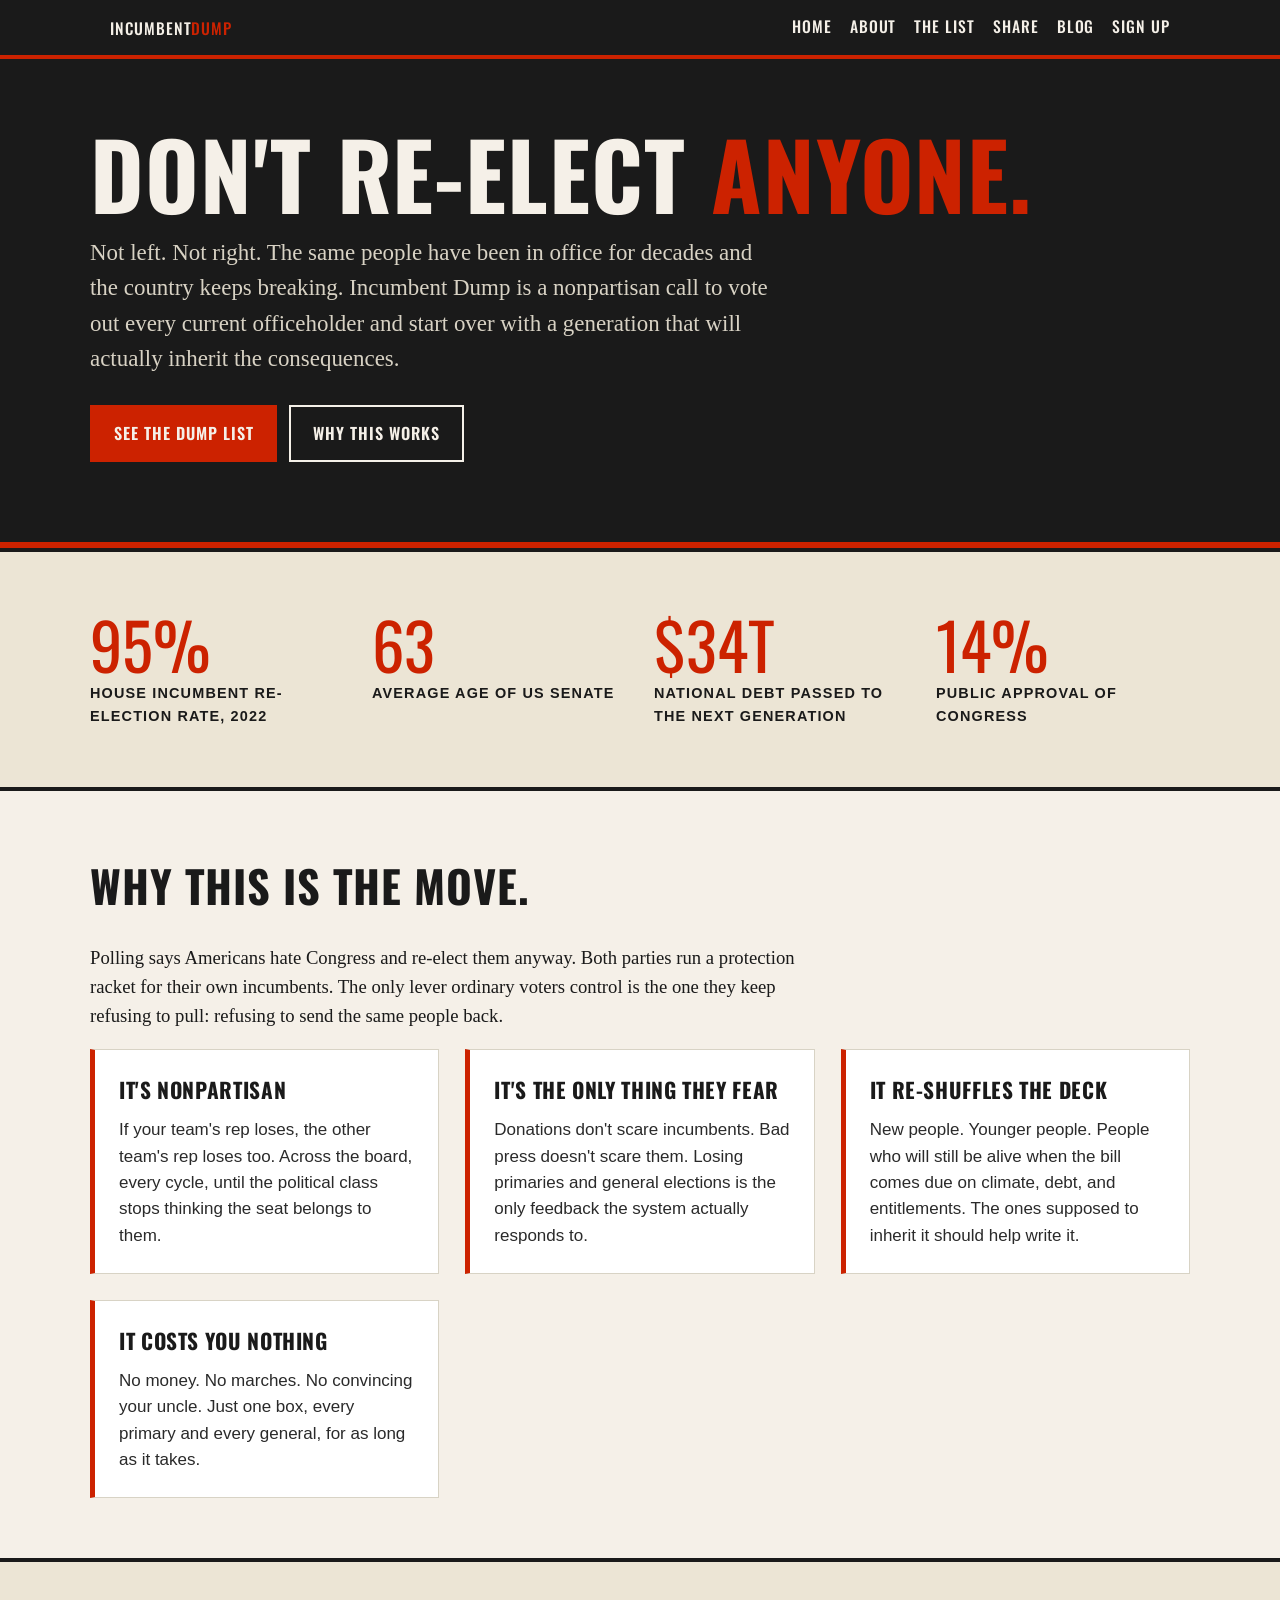
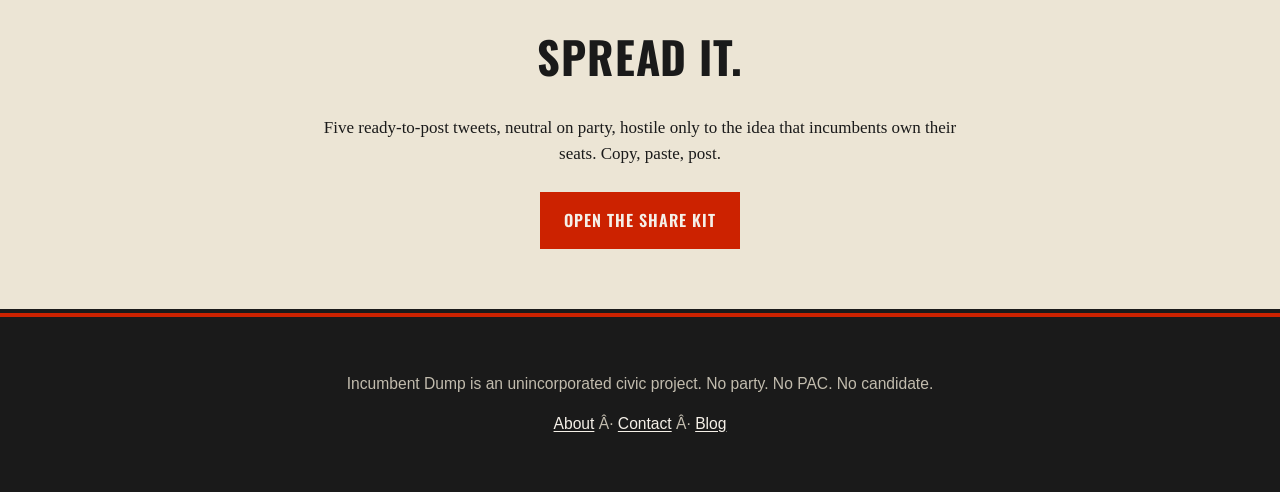
<file: index.html>
<!DOCTYPE html>
<html lang="en">
<head>
<meta charset="UTF-8" />
<meta name="viewport" content="width=device-width, initial-scale=1" />
<title>Incumbent Dump â Don't Re-elect Anyone</title>
<meta name="description" content="A nonpartisan civic project. Don't re-elect any current incumbent. Not left, not right. Generational accountability." />
<link rel="preconnect" href="https://fonts.googleapis.com" />
<link rel="preconnect" href="https://fonts.gstatic.com" crossorigin />
<link href="https://fonts.googleapis.com/css2?family=Oswald:wght@400;500;600;700&display=swap" rel="stylesheet" />
<link rel="stylesheet" href="style.css" />
</head>
<body>

<nav class="nav">
  <div class="nav-inner">
    <a href="index.html" class="brand">Incumbent<span class="accent">Dump</span></a>
    <ul>
      <li><a href="index.html">Home</a></li>
      <li><a href="about.html">About</a></li>
      <li><a href="dump-list.html">The List</a></li>
      <li><a href="share.html">Share</a></li>
      <li><a href="blog/index.html">Blog</a></li>
      <li><a href="contact.html">Sign Up</a></li>
    </ul>
  </div>
</nav>

<header class="hero">
  <div class="hero-inner">
    <h1>Don't re-elect <span class="red">anyone.</span></h1>
    <p class="lede">
      Not left. Not right. The same people have been in office for decades and the country keeps breaking. Incumbent Dump is a nonpartisan call to vote out every current officeholder and start over with a generation that will actually inherit the consequences.
    </p>
    <div class="hero-cta">
      <a class="btn" href="dump-list.html">See The Dump List</a>
      <a class="btn ghost" href="about.html">Why This Works</a>
    </div>
  </div>
</header>

<section class="stats">
  <div class="wrap">
    <div>
      <div class="stat-num">95%</div>
      <div class="stat-label">House Incumbent re-election rate, 2022</div>
    </div>
    <div>
      <div class="stat-num">63</div>
      <div class="stat-label">Average age of US Senate</div>
    </div>
    <div>
      <div class="stat-num">$34T</div>
      <div class="stat-label">National debt passed to the next generation</div>
    </div>
    <div>
      <div class="stat-num">14%</div>
      <div class="stat-label">Public approval of Congress</div>
    </div>
  </div>
</section>

<section>
  <div class="wrap">
    <h2 class="section-title">Why this is the move.</h2>
    <p style="max-width:740px; font-family: var(--serif); font-size: 1.1rem;">
      Polling says Americans hate Congress and re-elect them anyway. Both parties run a protection racket for their own incumbents. The only lever ordinary voters control is the one they keep refusing to pull: refusing to send the same people back.
    </p>

    <div class="why-grid">
      <div class="why-card">
        <h3>It's nonpartisan</h3>
        <p>If your team's rep loses, the other team's rep loses too. Across the board, every cycle, until the political class stops thinking the seat belongs to them.</p>
      </div>
      <div class="why-card">
        <h3>It's the only thing they fear</h3>
        <p>Donations don't scare incumbents. Bad press doesn't scare them. Losing primaries and general elections is the only feedback the system actually responds to.</p>
      </div>
      <div class="why-card">
        <h3>It re-shuffles the deck</h3>
        <p>New people. Younger people. People who will still be alive when the bill comes due on climate, debt, and entitlements. The ones supposed to inherit it should help write it.</p>
      </div>
      <div class="why-card">
        <h3>It costs you nothing</h3>
        <p>No money. No marches. No convincing your uncle. Just one box, every primary and every general, for as long as it takes.</p>
      </div>
    </div>
  </div>
</section>

<section style="background: var(--paper); border-top: 4px solid var(--charcoal); border-bottom: 4px solid var(--charcoal);">
  <div class="wrap center">
    <h2 class="section-title">Spread it.</h2>
    <p style="max-width:640px; margin: 0 auto 24px; font-family: var(--serif);">
      Five ready-to-post tweets, neutral on party, hostile only to the idea that incumbents own their seats. Copy, paste, post.
    </p>
    <a class="btn" href="share.html">Open The Share Kit</a>
  </div>
</section>

<footer>
  <p>Incumbent Dump is an unincorporated civic project. No party. No PAC. No candidate.</p>
  <p><a href="about.html">About</a> Â· <a href="contact.html">Contact</a> Â· <a href="blog/index.html">Blog</a></p>
</footer>

</body>
</html>
</file>
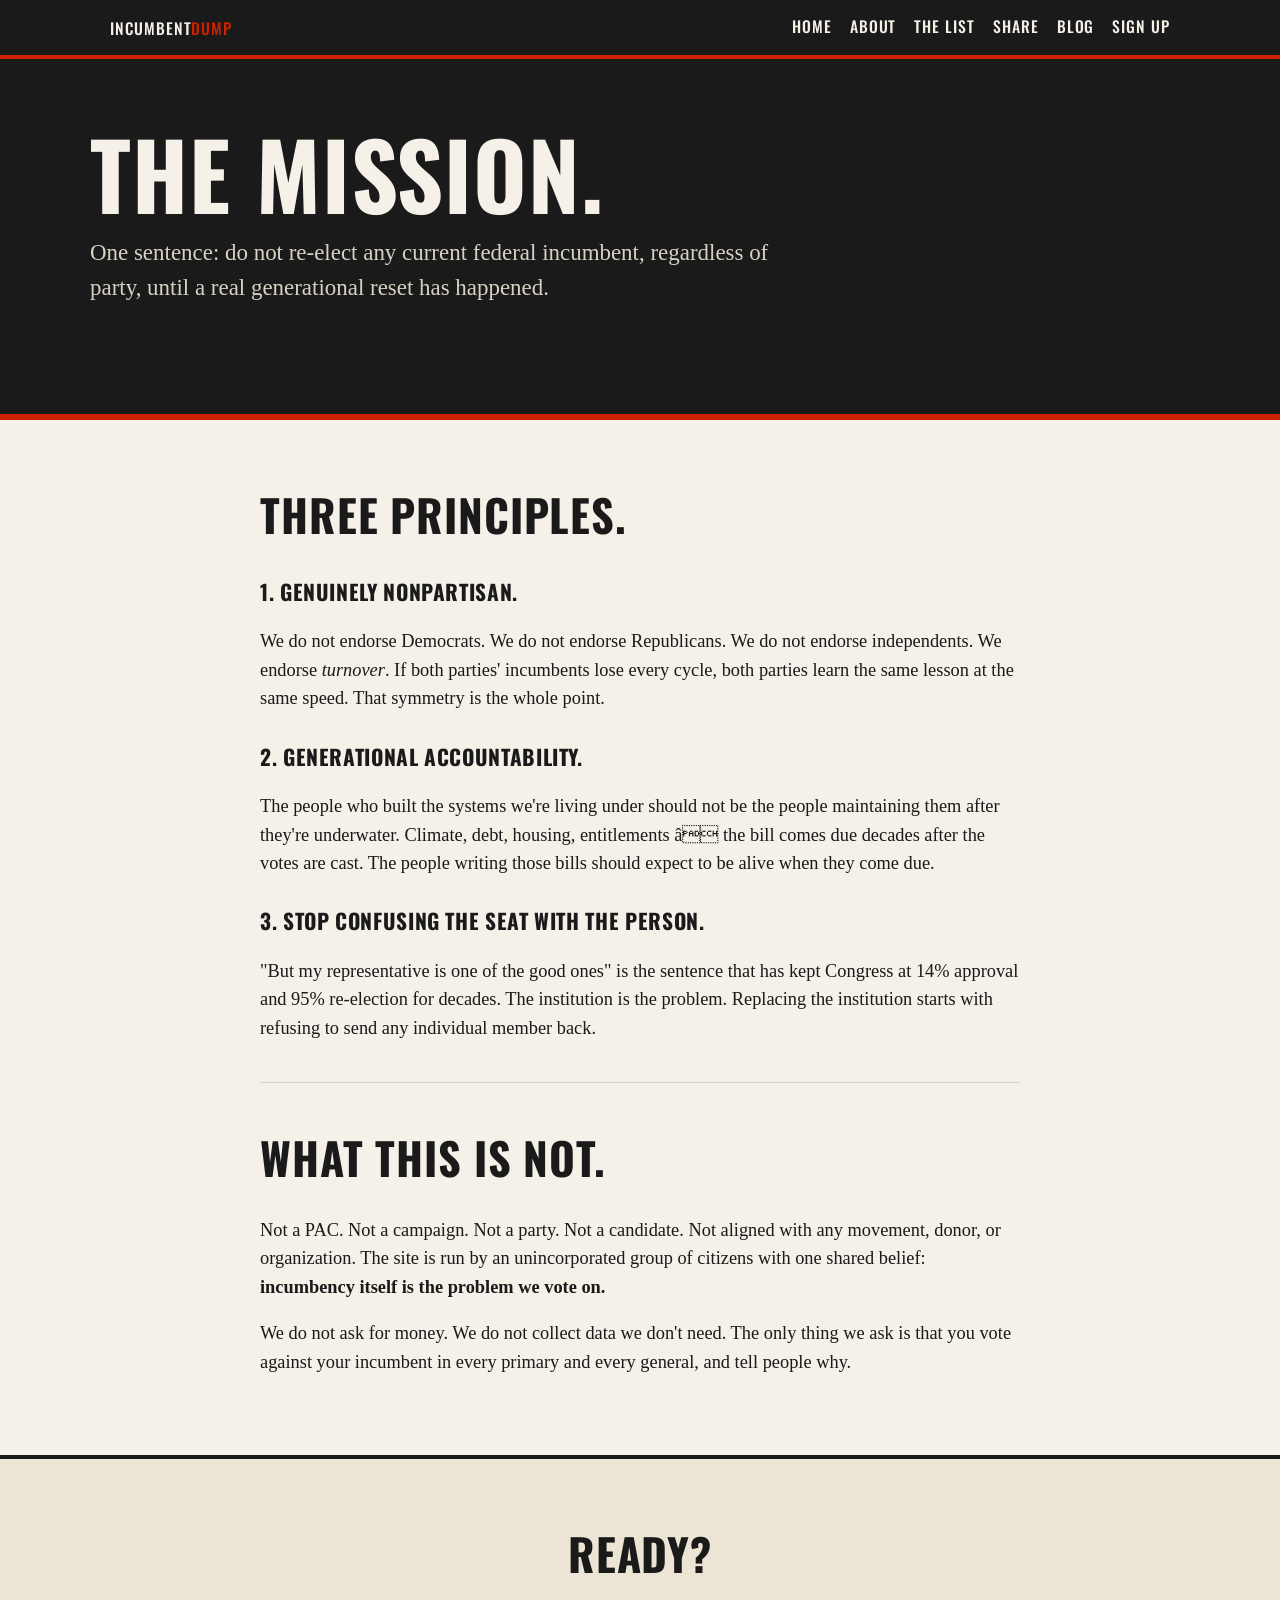
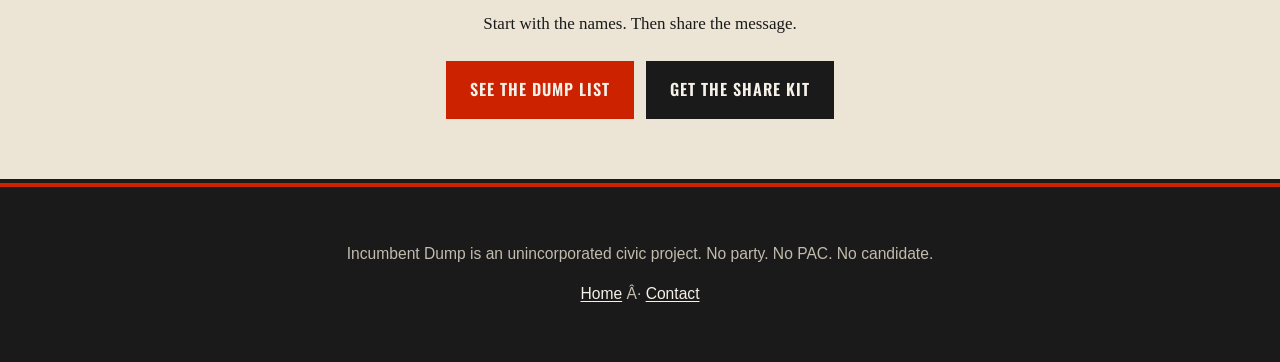
<file: about.html>
<!DOCTYPE html>
<html lang="en">
<head>
<meta charset="UTF-8" />
<meta name="viewport" content="width=device-width, initial-scale=1" />
<title>About â Incumbent Dump</title>
<meta name="description" content="Why a nonpartisan, vote-them-all-out approach is the only thing the political class actually fears." />
<link rel="preconnect" href="https://fonts.googleapis.com" />
<link rel="preconnect" href="https://fonts.gstatic.com" crossorigin />
<link href="https://fonts.googleapis.com/css2?family=Oswald:wght@400;500;600;700&display=swap" rel="stylesheet" />
<link rel="stylesheet" href="style.css" />
</head>
<body>

<nav class="nav">
  <div class="nav-inner">
    <a href="index.html" class="brand">Incumbent<span class="accent">Dump</span></a>
    <ul>
      <li><a href="index.html">Home</a></li>
      <li><a href="about.html">About</a></li>
      <li><a href="dump-list.html">The List</a></li>
      <li><a href="share.html">Share</a></li>
      <li><a href="blog/index.html">Blog</a></li>
      <li><a href="contact.html">Sign Up</a></li>
    </ul>
  </div>
</nav>

<header class="hero">
  <div class="hero-inner">
    <h1>The mission.</h1>
    <p class="lede">One sentence: do not re-elect any current federal incumbent, regardless of party, until a real generational reset has happened.</p>
  </div>
</header>

<section>
  <div class="wrap" style="max-width: 760px;">
    <h2 class="section-title">Three principles.</h2>

    <h3>1. Genuinely nonpartisan.</h3>
    <p style="font-family: var(--serif); font-size:1.08rem;">
      We do not endorse Democrats. We do not endorse Republicans. We do not endorse independents. We endorse <em>turnover</em>. If both parties' incumbents lose every cycle, both parties learn the same lesson at the same speed. That symmetry is the whole point.
    </p>

    <h3>2. Generational accountability.</h3>
    <p style="font-family: var(--serif); font-size:1.08rem;">
      The people who built the systems we're living under should not be the people maintaining them after they're underwater. Climate, debt, housing, entitlements â the bill comes due decades after the votes are cast. The people writing those bills should expect to be alive when they come due.
    </p>

    <h3>3. Stop confusing the seat with the person.</h3>
    <p style="font-family: var(--serif); font-size:1.08rem;">
      "But my representative is one of the good ones" is the sentence that has kept Congress at 14% approval and 95% re-election for decades. The institution is the problem. Replacing the institution starts with refusing to send any individual member back.
    </p>

    <div class="divider"></div>

    <h2 class="section-title">What this is not.</h2>
    <p style="font-family: var(--serif); font-size:1.08rem;">
      Not a PAC. Not a campaign. Not a party. Not a candidate. Not aligned with any movement, donor, or organization. The site is run by an unincorporated group of citizens with one shared belief: <strong>incumbency itself is the problem we vote on.</strong>
    </p>

    <p style="font-family: var(--serif); font-size:1.08rem;">
      We do not ask for money. We do not collect data we don't need. The only thing we ask is that you vote against your incumbent in every primary and every general, and tell people why.
    </p>
  </div>
</section>

<section style="background: var(--paper); border-top: 4px solid var(--charcoal); border-bottom: 4px solid var(--charcoal);">
  <div class="wrap center">
    <h2 class="section-title">Ready?</h2>
    <p style="font-family: var(--serif); max-width: 600px; margin: 0 auto 24px;">
      Start with the names. Then share the message.
    </p>
    <a class="btn" href="dump-list.html">See The Dump List</a>
    <a class="btn ghost dark" href="share.html" style="margin-left:8px;">Get the Share Kit</a>
  </div>
</section>

<footer>
  <p>Incumbent Dump is an unincorporated civic project. No party. No PAC. No candidate.</p>
  <p><a href="index.html">Home</a> Â· <a href="contact.html">Contact</a></p>
</footer>

</body>
</html>
</file>
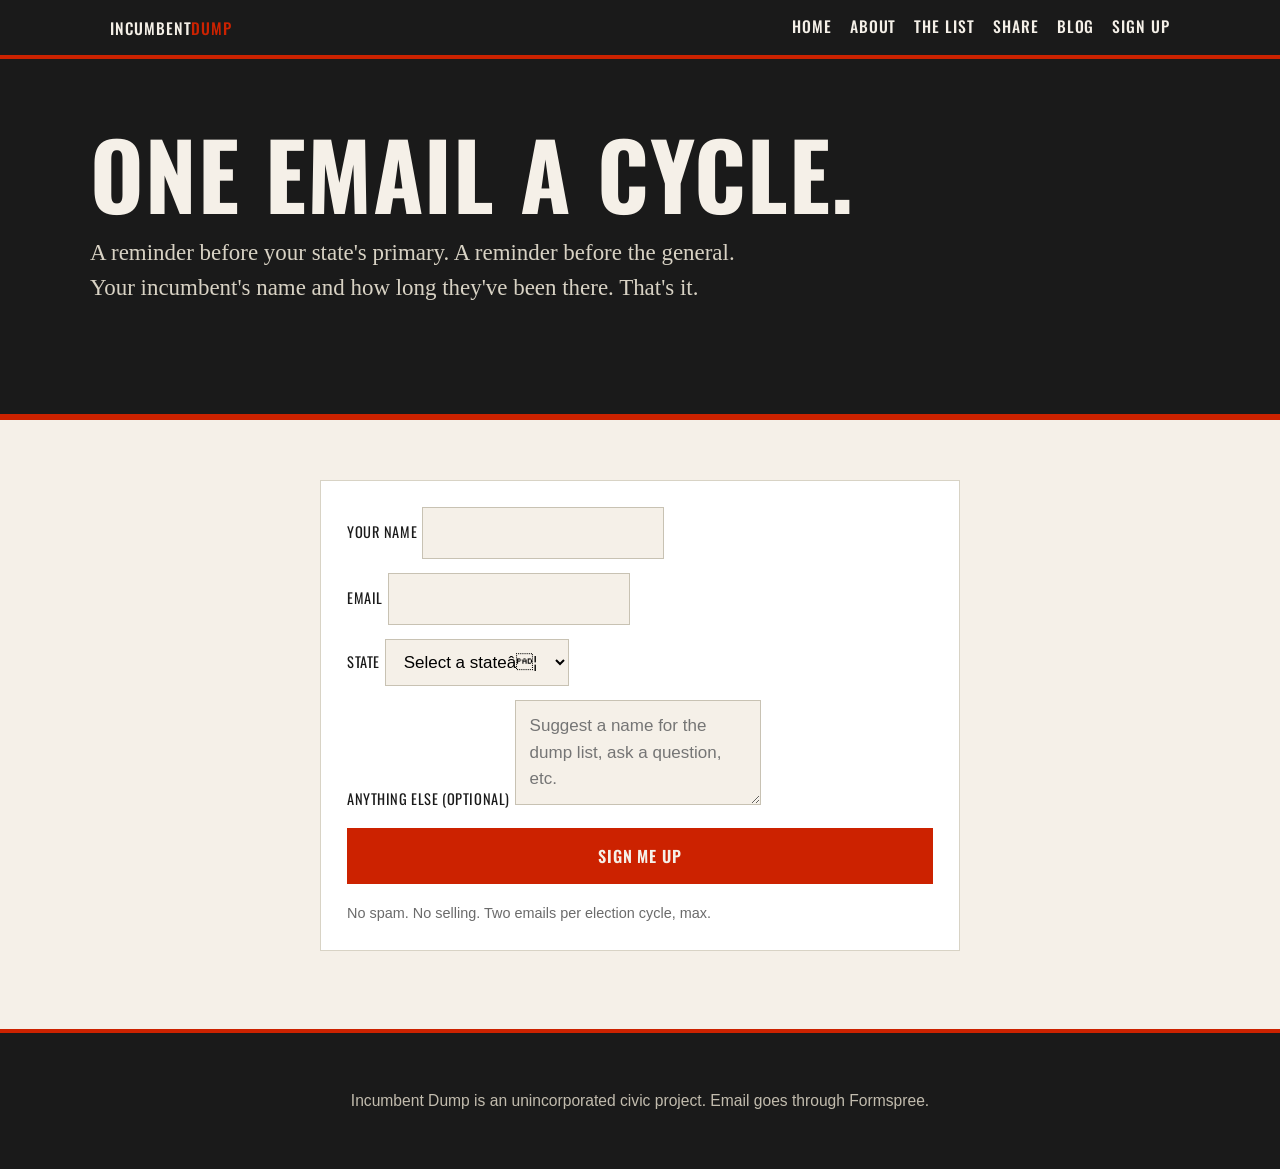
<file: contact.html>
<!DOCTYPE html>
<html lang="en">
<head>
<meta charset="UTF-8" />
<meta name="viewport" content="width=device-width, initial-scale=1" />
<title>Sign Up â Incumbent Dump</title>
<meta name="description" content="One email a cycle. Vote-out reminders before primaries and general elections in your state." />
<link rel="preconnect" href="https://fonts.googleapis.com" />
<link rel="preconnect" href="https://fonts.gstatic.com" crossorigin />
<link href="https://fonts.googleapis.com/css2?family=Oswald:wght@400;500;600;700&display=swap" rel="stylesheet" />
<link rel="stylesheet" href="style.css" />
</head>
<body>

<nav class="nav">
  <div class="nav-inner">
    <a href="index.html" class="brand">Incumbent<span class="accent">Dump</span></a>
    <ul>
      <li><a href="index.html">Home</a></li>
      <li><a href="about.html">About</a></li>
      <li><a href="dump-list.html">The List</a></li>
      <li><a href="share.html">Share</a></li>
      <li><a href="blog/index.html">Blog</a></li>
      <li><a href="contact.html">Sign Up</a></li>
    </ul>
  </div>
</nav>

<header class="hero">
  <div class="hero-inner">
    <h1>One email a cycle.</h1>
    <p class="lede">A reminder before your state's primary. A reminder before the general. Your incumbent's name and how long they've been there. That's it.</p>
  </div>
</header>

<section>
  <div class="wrap" style="max-width: 640px;">

    <form class="signup" id="signup" action="https://formspree.io/f/YOUR_FORMSPREE_ID" method="POST">
      <div>
        <label for="name">Your name</label>
        <input id="name" name="name" type="text" required />
      </div>

      <div>
        <label for="email">Email</label>
        <input id="email" name="email" type="email" required />
      </div>

      <div>
        <label for="state">State</label>
        <select id="state" name="state" required>
          <option value="">Select a stateâ¦</option>
          <option>Alabama</option><option>Alaska</option><option>Arizona</option><option>Arkansas</option>
          <option>California</option><option>Colorado</option><option>Connecticut</option><option>Delaware</option>
          <option>Florida</option><option>Georgia</option><option>Hawaii</option><option>Idaho</option>
          <option>Illinois</option><option>Indiana</option><option>Iowa</option><option>Kansas</option>
          <option>Kentucky</option><option>Louisiana</option><option>Maine</option><option>Maryland</option>
          <option>Massachusetts</option><option>Michigan</option><option>Minnesota</option><option>Mississippi</option>
          <option>Missouri</option><option>Montana</option><option>Nebraska</option><option>Nevada</option>
          <option>New Hampshire</option><option>New Jersey</option><option>New Mexico</option><option>New York</option>
          <option>North Carolina</option><option>North Dakota</option><option>Ohio</option><option>Oklahoma</option>
          <option>Oregon</option><option>Pennsylvania</option><option>Rhode Island</option><option>South Carolina</option>
          <option>South Dakota</option><option>Tennessee</option><option>Texas</option><option>Utah</option>
          <option>Vermont</option><option>Virginia</option><option>Washington</option><option>West Virginia</option>
          <option>Wisconsin</option><option>Wyoming</option>
        </select>
      </div>

      <div>
        <label for="message">Anything else (optional)</label>
        <textarea id="message" name="message" rows="3" placeholder="Suggest a name for the dump list, ask a question, etc."></textarea>
      </div>

      <!-- honeypot -->
      <div class="honeypot" aria-hidden="true">
        <label>Leave blank<input type="text" name="_gotcha" tabindex="-1" autocomplete="off" /></label>
      </div>

      <button class="btn" type="submit">Sign me up</button>
      <p class="muted" style="font-size: 0.85rem; margin: 4px 0 0;">No spam. No selling. Two emails per election cycle, max.</p>
    </form>

    <p id="status" class="muted" style="margin-top:18px;"></p>
  </div>
</section>

<footer>
  <p>Incumbent Dump is an unincorporated civic project. Email goes through Formspree.</p>
</footer>

<script>
const form = document.getElementById('signup');
const status = document.getElementById('status');
form.addEventListener('submit', async (e) => {
  e.preventDefault();
  status.textContent = 'Sendingâ¦';
  try {
    const res = await fetch(form.action, {
      method: 'POST',
      body: new FormData(form),
      headers: { 'Accept': 'application/json' }
    });
    if (res.ok) { form.reset(); status.textContent = 'Thanks. Youâre on the list.'; }
    else       { status.textContent = 'Something went wrong. Try again, or email contact@incumbentdump.org.'; }
  } catch (err) {
    status.textContent = 'Network error. Try again.';
  }
});
</script>

</body>
</html>
</file>
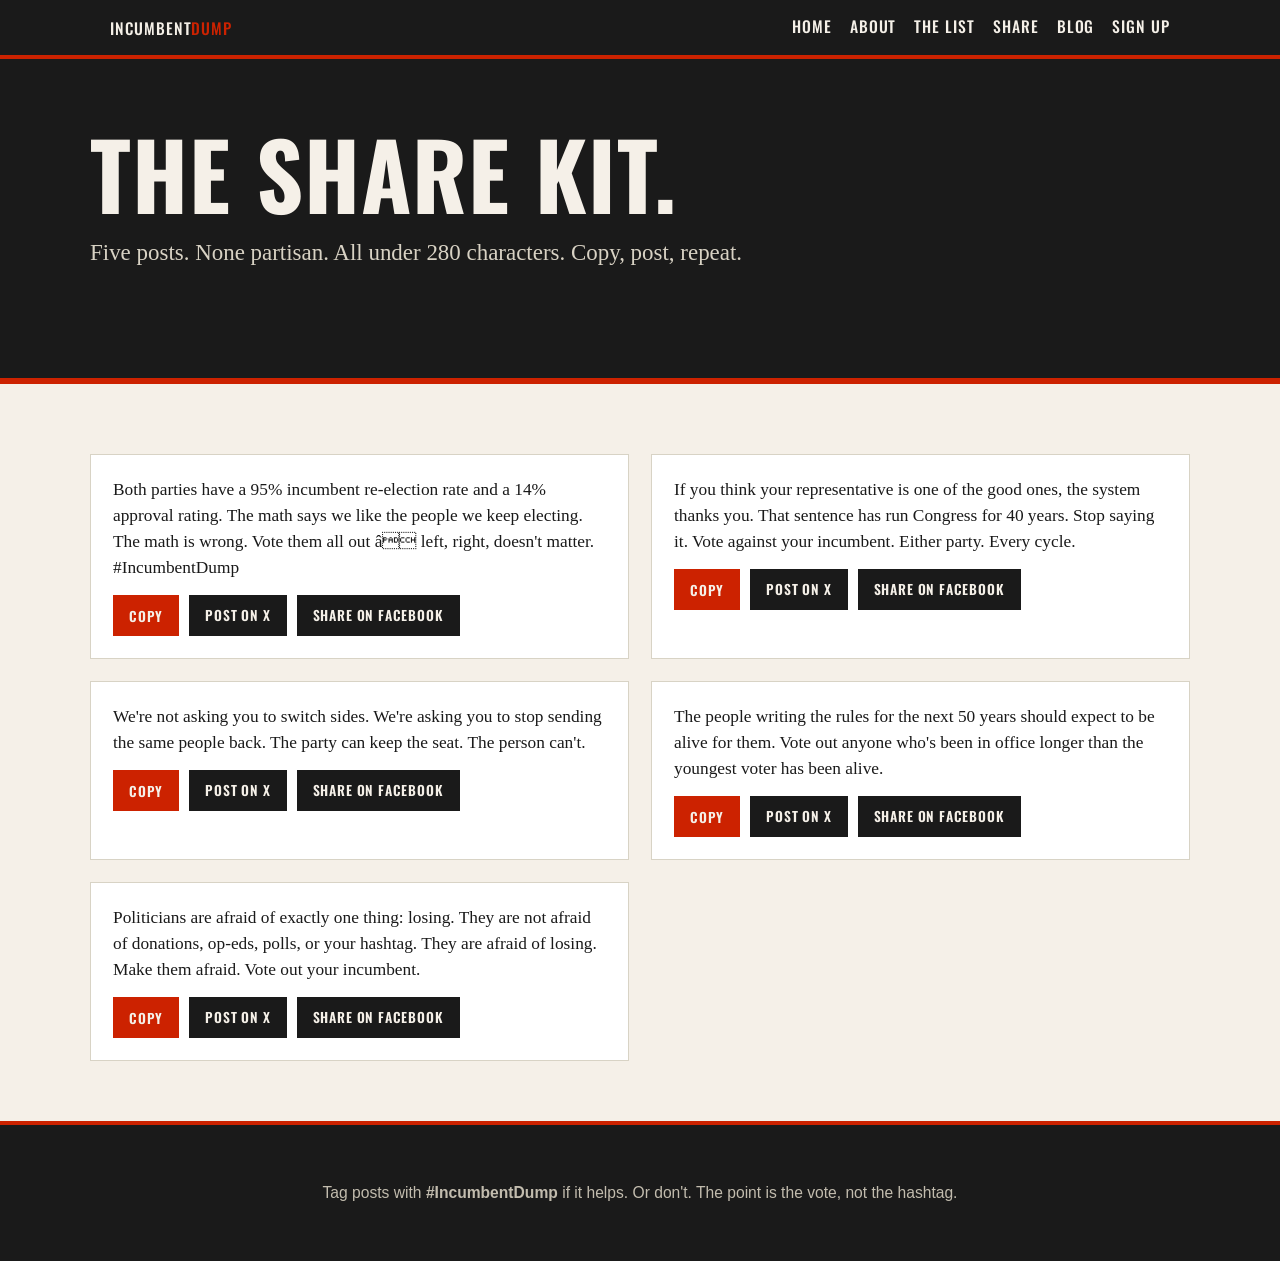
<file: share.html>
<!DOCTYPE html>
<html lang="en">
<head>
<meta charset="UTF-8" />
<meta name="viewport" content="width=device-width, initial-scale=1" />
<title>Share Kit â Incumbent Dump</title>
<meta name="description" content="Five ready-to-post messages, all under 280 characters. Copy, post to X or Facebook." />
<link rel="preconnect" href="https://fonts.googleapis.com" />
<link rel="preconnect" href="https://fonts.gstatic.com" crossorigin />
<link href="https://fonts.googleapis.com/css2?family=Oswald:wght@400;500;600;700&display=swap" rel="stylesheet" />
<link rel="stylesheet" href="style.css" />
</head>
<body>

<nav class="nav">
  <div class="nav-inner">
    <a href="index.html" class="brand">Incumbent<span class="accent">Dump</span></a>
    <ul>
      <li><a href="index.html">Home</a></li>
      <li><a href="about.html">About</a></li>
      <li><a href="dump-list.html">The List</a></li>
      <li><a href="share.html">Share</a></li>
      <li><a href="blog/index.html">Blog</a></li>
      <li><a href="contact.html">Sign Up</a></li>
    </ul>
  </div>
</nav>

<header class="hero">
  <div class="hero-inner">
    <h1>The share kit.</h1>
    <p class="lede">Five posts. None partisan. All under 280 characters. Copy, post, repeat.</p>
  </div>
</header>

<section>
  <div class="wrap">
    <div class="posts" id="posts"></div>
  </div>
</section>

<footer>
  <p>Tag posts with <strong>#IncumbentDump</strong> if it helps. Or don't. The point is the vote, not the hashtag.</p>
</footer>

<script>
const posts = [
  "Both parties have a 95% incumbent re-election rate and a 14% approval rating. The math says we like the people we keep electing. The math is wrong. Vote them all out â left, right, doesn't matter. #IncumbentDump",
  "If you think your representative is one of the good ones, the system thanks you. That sentence has run Congress for 40 years. Stop saying it. Vote against your incumbent. Either party. Every cycle.",
  "We're not asking you to switch sides. We're asking you to stop sending the same people back. The party can keep the seat. The person can't.",
  "The people writing the rules for the next 50 years should expect to be alive for them. Vote out anyone who's been in office longer than the youngest voter has been alive.",
  "Politicians are afraid of exactly one thing: losing. They are not afraid of donations, op-eds, polls, or your hashtag. They are afraid of losing. Make them afraid. Vote out your incumbent."
];

const wrap = document.getElementById('posts');
posts.forEach((text, i) => {
  const el = document.createElement('div');
  el.className = 'post';
  const enc = encodeURIComponent(text);
  el.innerHTML = `
    <pre>${text}</pre>
    <div class="actions">
      <button class="btn small" data-copy="${i}">Copy</button>
      <a class="btn small dark" target="_blank" rel="noopener" href="https://twitter.com/intent/tweet?text=${enc}">Post on X</a>
      <a class="btn small ghost dark" target="_blank" rel="noopener" href="https://www.facebook.com/sharer/sharer.php?u=https%3A%2F%2Fincumbentdump.org&quote=${enc}">Share on Facebook</a>
    </div>
  `;
  wrap.appendChild(el);
});

wrap.addEventListener('click', e => {
  const btn = e.target.closest('button[data-copy]');
  if (!btn) return;
  const i = +btn.getAttribute('data-copy');
  navigator.clipboard.writeText(posts[i]).then(() => {
    const orig = btn.textContent;
    btn.textContent = 'Copied';
    setTimeout(() => btn.textContent = orig, 1400);
  }).catch(() => alert('Could not copy. Select text manually.'));
});
</script>

</body>
</html>
</file>
<file: style.css>
/* =======================================================================
   Incumbent Dump â shared stylesheet
   Editorial / protest-poster aesthetic. Mobile-first. No framework.
   ========================================================================== */

:root {
  --charcoal: #1a1a1a;
  --offwhite: #f5f0e8;
  --red:      #cc2200;
  --red-dark: #991900;
  --muted:    #6b6b6b;
  --rule:     #2a2a2a;
  --paper:    #ece5d5;

  --serif: Georgia, "Times New Roman", serif;
  --sans:  -apple-system, BlinkMacSystemFont, "Segoe UI", Roboto, Helvetica, Arial, sans-serif;
  --display: "Oswald", Impact, "Helvetica Neue Condensed", sans-serif;

  --max: 1100px;
}

* { box-sizing: border-box; }

html, body {
  margin: 0;
  padding: 0;
  background: var(--offwhite);
  color: var(--charcoal);
  font-family: var(--sans);
  font-size: 17px;
  line-height: 1.55;
  -webkit-font-smoothing: antialiased;
}

a { color: var(--red); text-decoration: underline; text-underline-offset: 2px; }
a:hover { color: var(--red-dark); }

img { max-width: 100%; height: auto; display: block; }

/* --- Site nav --------------------------------------------------------- */
.nav {
  background: var(--charcoal);
  color: var(--offwhite);
  border-bottom: 4px solid var(--red);
}
.nav-inner {
  max-width: var(--max);
  margin: 0 auto;
  padding: 14px 20px;
  display: flex;
  align-items: center;
  justify-content: space-between;
  flex-wrap: wrap;
  gap: 12px;
}
.brand {
  font-family: var(--display);
  font-weight: 700;
  font-size: 1.45rem;
  letter-spacing: 0.04em;
  color: var(--offwhite);
  text-decoration: none;
  text-transform: uppercase;
}
.brand .accent { color: var(--red); }
.nav ul {
  list-style: none; margin: 0; padding: 0;
  display: flex; flex-wrap: wrap; gap: 18px;
}
.nav a {
  color: var(--offwhite);
  text-decoration: none;
  font-family: var(--display);
  font-weight: 500;
  letter-spacing: 0.06em;
  font-size: 0.92rem;
  text-transform: uppercase;
}
.nav a:hover { color: var(--red); }

/* --- Hero ------------------------------------------------------------- */
.hero {
  background: var(--charcoal);
  color: var(--offwhite);
  padding: 70px 20px 80px;
  text-align: left;
  border-bottom: 6px solid var(--red);
}
.hero-inner { max-width: var(--max); margin: 0 auto; }
.hero h1 {
  font-family: var(--display);
  font-weight: 700;
  font-size: clamp(2.6rem, 8vw, 5.4rem);
  line-height: 0.95;
  letter-spacing: 0.01em;
  margin: 0 0 18px;
  text-transform: uppercase;
}
.hero h1 .red { color: var(--red); }
.hero p.lede {
  font-family: var(--serif);
  font-size: clamp(1.05rem, 2.4vw, 1.35rem);
  max-width: 680px;
  color: #d8d2c4;
  margin: 0 0 28px;
}
.hero-cta { display: flex; flex-wrap: wrap; gap: 12px; }

/* --- Buttons ---------------------------------------------------------- */
.btn {
  display: inline-block;
  padding: 14px 22px;
  font-family: var(--display);
  font-weight: 600;
  letter-spacing: 0.06em;
  text-transform: uppercase;
  font-size: 0.95rem;
  border: 2px solid var(--red);
  background: var(--red);
  color: var(--offwhite);
  cursor: pointer;
  text-decoration: none;
  transition: background 0.15s, color 0.15s;
}
.btn:hover { background: var(--red-dark); border-color: var(--red-dark); color: var(--offwhite); }
.btn.ghost {
  background: transparent;
  color: var(--offwhite);
  border-color: var(--offwhite);
}
.btn.ghost:hover { background: var(--offwhite); color: var(--charcoal); }
.btn.dark {
  background: var(--charcoal);
  border-color: var(--charcoal);
}
.btn.dark:hover { background: #000; border-color: #000; }
.btn.small { padding: 8px 14px; font-size: 0.8rem; }

/* --- Sections --------------------------------------------------------- */
section { padding: 60px 20px; }
.wrap { max-width: var(--max); margin: 0 auto; }

h2.section-title {
  font-family: var(--display);
  text-transform: uppercase;
  font-size: clamp(1.7rem, 4.5vw, 2.6rem);
  margin: 0 0 24px;
  letter-spacing: 0.02em;
}
h3 {
  font-family: var(--display);
  text-transform: uppercase;
  letter-spacing: 0.03em;
  margin: 28px 0 10px;
  font-size: 1.25rem;
}

/* --- Stat bar --------------------------------------------------------- */
.stats {
  background: var(--paper);
  border-top: 4px solid var(--charcoal);
  border-bottom: 4px solid var(--charcoal);
}
.stats .wrap {
  display: grid;
  grid-template-columns: repeat(auto-fit, minmax(220px, 1fr));
  gap: 28px;
}
.stat-num {
  font-family: var(--display);
  font-size: clamp(2.4rem, 6vw, 3.8rem);
  color: var(--red);
  line-height: 1;
  margin-bottom: 6px;
}
.stat-label {
  font-family: var(--sans);
  font-weight: 600;
  text-transform: uppercase;
  letter-spacing: 0.08em;
  font-size: 0.85rem;
  color: var(--charcoal);
}

/* --- Why-it-works grid ------------------------------------------------ */
.why-grid {
  display: grid;
  grid-template-columns: repeat(auto-fit, minmax(260px, 1fr));
  gap: 26px;
  margin-top: 14px;
}
.why-card {
  background: #fff;
  border: 1px solid #d8d3c5;
  border-left: 5px solid var(--red);
  padding: 24px;
}
.why-card h3 { margin-top: 0; }
.why-card p { margin: 8px 0 0; color: #2a2a2a; }

/* --- Filters / dump list --------------------------------------------- */
.filters {
  display: flex; flex-wrap: wrap; gap: 12px;
  margin-bottom: 26px;
  padding: 16px;
  background: #fff;
  border: 1px solid #d8d3c5;
}
.filters label {
  font-family: var(--display);
  text-transform: uppercase;
  letter-spacing: 0.05em;
  font-size: 0.78rem;
  color: var(--muted);
  display: block;
}
.filters select, .filters input {
  font: inherit;
  padding: 8px 10px;
  border: 1px solid #c8c2b3;
  background: var(--offwhite);
  min-width: 140px;
}

.member-grid {
  display: grid;
  grid-template-columns: repeat(auto-fit, minmax(280px, 1fr));
  gap: 18px;
}
.member {
  background: #fff;
  border: 1px solid #d8d3c5;
  padding: 20px;
  position: relative;
}
.member h3 {
  margin: 0 0 4px;
  font-size: 1.15rem;
  letter-spacing: 0.02em;
}
.member .role {
  font-family: var(--sans);
  text-transform: none;
  letter-spacing: 0;
  color: var(--muted);
  font-size: 0.9rem;
  font-weight: 400;
  margin-bottom: 10px;
}
.dump-badge {
  position: absolute;
  top: 14px;
  right: 14px;
  background: var(--red);
  color: var(--offwhite);
  font-family: var(--display);
  letter-spacing: 0.1em;
  font-size: 0.72rem;
  padding: 3px 8px;
}
.years-bar {
  height: 8px;
  background: #eee;
  position: relative;
  margin-top: 10px;
}
.years-bar .fill {
  position: absolute; inset: 0 auto 0 0;
  background: var(--red);
}
.years-text {
  font-size: 0.85rem;
  color: var(--muted);
  margin-top: 6px;
}

.party-D { border-left: 5px solid #2a4d8f; }
.party-R { border-left: 5px solid #b71c1c; }
.party-I { border-left: 5px solid #6b6b6b; }

/* --- Share buttons ---------------------------------------------------- */
.posts {
  display: grid;
  grid-template-columns: 1fr;
  gap: 22px;
  margin-top: 10px;
}
@media (min-width: 760px) {
  .posts { grid-template-columns: 1fr 1fr; }
}
.post {
  background: #fff;
  border: 1px solid #d8d3c5;
  padding: 22px;
}
.post pre {
  margin: 0 0 14px;
  white-space: pre-wrap;
  word-wrap: break-word;
  font-family: var(--serif);
  font-size: 1.02rem;
  line-height: 1.5;
  color: var(--charcoal);
}
.post .actions { display: flex; flex-wrap: wrap; gap: 10px; }

/* --- Forms ------------------------------------------------------------ */
form.signup {
  background: #fff;
  border: 1px solid #d8d3c5;
  padding: 26px;
  display: grid;
  gap: 14px;
}
form.signup label {
  font-family: var(--display);
  text-transform: uppercase;
  letter-spacing: 0.04em;
  font-size: 0.85rem;
  color: var(--charcoal);
}
form.signup input, form.signup select, form.signup textarea {
  font: inherit;
  padding: 12px 14px;
  border: 1px solid #c8c2b3;
  background: var(--offwhite);
}
form.signup .honeypot { position: absolute; left: -9999px; }

/* --- Footer ----------------------------------------------------------- */
footer {
  background: var(--charcoal);
  color: #c2bcae;
  padding: 40px 20px;
  border-top: 4px solid var(--red);
  text-align: center;
  font-size: 0.92rem;
}
footer a { color: var(--offwhite); }

/* --- Blog ------------------------------------------------------------- */
article.essay {
  max-width: 740px;
  margin: 0 auto 60px;
  padding: 30px;
  background: #fff;
  border: 1px solid #d8d3c5;
}
article.essay h2 {
  font-family: var(--display);
  text-transform: uppercase;
  font-size: 1.9rem;
  margin: 0 0 6px;
}
article.essay .meta {
  font-size: 0.85rem; color: var(--muted);
  margin-bottom: 18px;
}
article.essay p {
  font-family: var(--serif);
  font-size: 1.08rem;
  line-height: 1.65;
}

/* --- Utility ---------------------------------------------------------- */
.center { text-align: center; }
.muted  { color: var(--muted); }
.divider { height: 1px; background: #d8d3c5; margin: 40px 0; }
.hidden { display: none; }

@media (max-width: 600px) {
  .nav-inner { flex-direction: column; align-items: flex-start; }
  .hero { padding: 50px 20px 60px; }
  section { padding: 44px 20px; }
}
</file>
